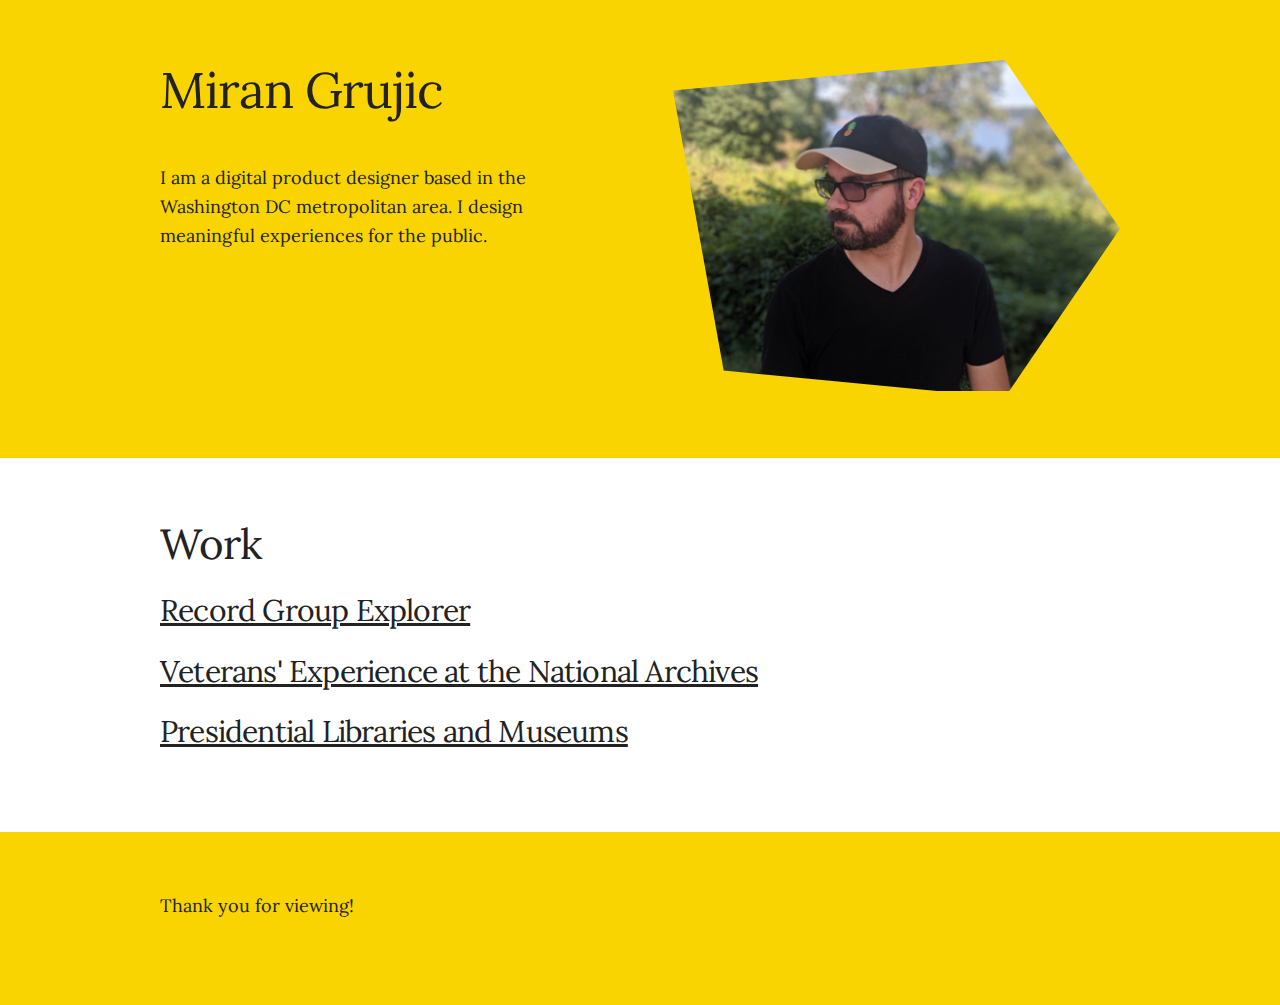
<file: index.html>
<!DOCTYPE html>
<html lang="en">

<head>

  <meta charset="utf-8">
  <title>Miran Grujic</title>
  <meta name="description" content="">
  <meta name="author" content="Miran Grujic">

  <meta name="viewport" content="width=device-width, initial-scale=1">
  <link href="https://fonts.googleapis.com/css?family=Lora|Khula" rel="stylesheet" type="text/css">

  <link rel="stylesheet" href="normalize.css">
  <link rel="stylesheet" href="skeleton.css">
  <link rel="stylesheet" href="style.css">

  <link rel="icon" type="image/png" href="images/favicon.png">


</head>

<body>

  <div class="section u-full-width not-too-yellow">
    <div class="container">
      <div class="row">
        <div class="six columns">
          <h1>Miran Grujic</h1>
          <br />
          <p>I am a digital product designer based in the Washington DC metropolitan area. I design meaningful experiences for the public.</p>
        </div>
        <div class="six columns">
          <div class="sticker"><img src="imgs/miran-grujic.png" loading="lazy" alt="Miran Grujic Portrait"></div>
        </div>
      </div>
    </div>
  </div>


  <div class="section">
    <div class="container">
      <div class="row">
        <div class="twelve columns">
          <h2>Work</h2>
          <h4><a href="rge.html">Record Group Explorer</a></h4>
          <h4><a href="ve.html">Veterans' Experience at the National Archives</a></h4>
          <h4><a href="lp.html">Presidential Libraries and Museums</a></h4>
        </div>
      </div>
    </div>
  </div>

  <div class="section not-too-yellow">
    <div class="container">
      <div class="row">
        <div class="twelve columns">
          <p>Thank you for viewing!</p>
        </div>
      </div>
    </div>
  </div>

</body>

</html>
</file>
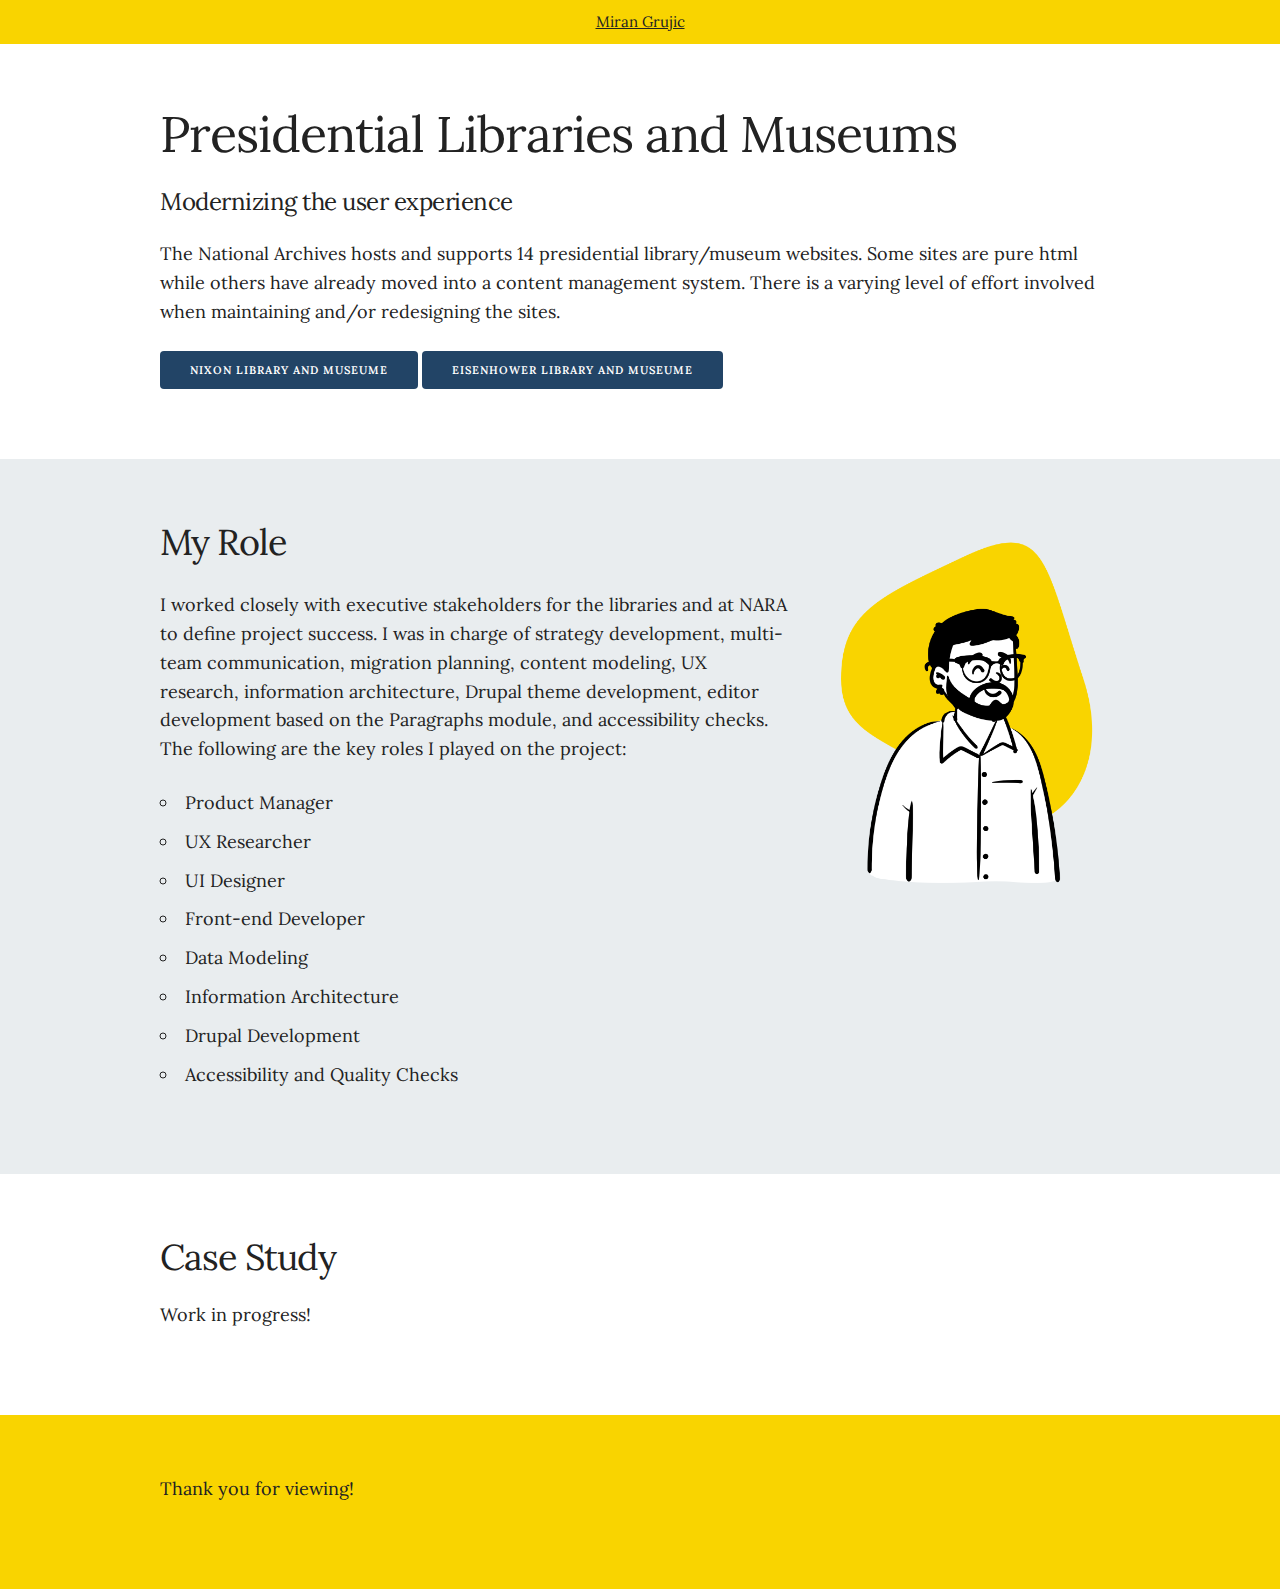
<file: lp.html>
<!DOCTYPE html>
<html lang="en">

<head>

  <meta charset="utf-8">
  <title>Miran Grujic - Presidential Libraries and Museums</title>
  <meta name="description" content="">
  <meta name="author" content="Miran Grujic">

  <meta name="viewport" content="width=device-width, initial-scale=1">
  <link href="https://fonts.googleapis.com/css?family=Lora|Khula" rel="stylesheet" type="text/css">

  <link rel="stylesheet" href="normalize.css">
  <link rel="stylesheet" href="skeleton.css">
  <link rel="stylesheet" href="style.css">

  <link rel="icon" type="image/png" href="images/favicon.png">


</head>

<body>
  <div class="x u-full-width not-too-yellow">
    <div class="container">
      <div class="row">
          <a class="miran center" href="index.html">Miran Grujic</a>
        </div>
      </div>
    </div>
  </div>


  <div class="section">
    <div class="container">
      <div class="row">
        <div class="twelve columns">
          <h1>Presidential Libraries and Museums</h1>
          <h5>Modernizing the user experience</h5>
          <p>The National Archives hosts and supports 14 presidential library/museum websites. Some sites are pure html while others have already moved into a content management system. There is a varying level of effort involved when maintaining and/or redesigning the sites.</p>
          <a class="button button-primary" href="https://www.nixonlibrary.gov/">Nixon Library and Museume</a>
          <a class="button button-primary" href="https://www.eisenhowerlibrary.gov/">Eisenhower Library and Museume</a>
        </div>
      </div>
    </div>
  </div>

  <div class="section lovely-grey">
    <div class="container">
      <div class="row">
        <div class="eight columns">
          <h3>My Role</h3>
          <p></p>
          <p>I worked closely with executive stakeholders for the libraries and at NARA to define project success. I was in charge of strategy development, multi-team communication, migration planning, content modeling, UX research, information architecture, Drupal theme development, editor development based on the Paragraphs module, and accessibility checks. The following are the key roles I played on the project:</p>
          <ul>
            <li>Product Manager</li>
            <li>UX Researcher</li>
            <li>UI Designer</li>
            <li>Front-end Developer</li>
            <li>Data Modeling</li>
            <li>Information Architecture</li>
            <li>Drupal Development</li>
            <li>Accessibility and Quality Checks</li>
          </ol>
        </div>
        <div class="four columns">
          <img src="imgs/mg-hats.png" loading="lazy" alt="Illustration of Miran Grujic">
        </div>
      </div>
    </div>
  </div>

  <div class="section">
    <div class="container">
      <div class="row">
        <div class="twelve columns">
          <h3>Case Study</h3>
          <p>Work in progress!</p>
        </div>
      </div>
    </div>
  </div>
<!-- 
  <div class="section">
    <div class="container">
      <div class="row">
        <div class="twelve columns">
          <h3>The Challenge</h3>
          <p>Content here</p>
        </div>
      </div>
    </div>
  </div>

  <div class="section lovely-grey">
    <div class="container">
      <div class="row">
        <div class="twelve columns">
          <h3>Discovery</h3>
          <p>Content here</p>
        </div>
      </div>
    </div>
  </div>

  <div class="section">
    <div class="container">
      <div class="row">
        <div class="twelve columns">
          <h3>Insight</h3>
          <p>Content here</p>
        </div>
      </div>
    </div>
  </div> -->

  <div class="section not-too-yellow">
    <div class="container">
      <div class="row">
        <div class="twelve columns">
          <p>Thank you for viewing!</p>
        </div>
      </div>
    </div>
  </div>

</body>

</html>
</file>
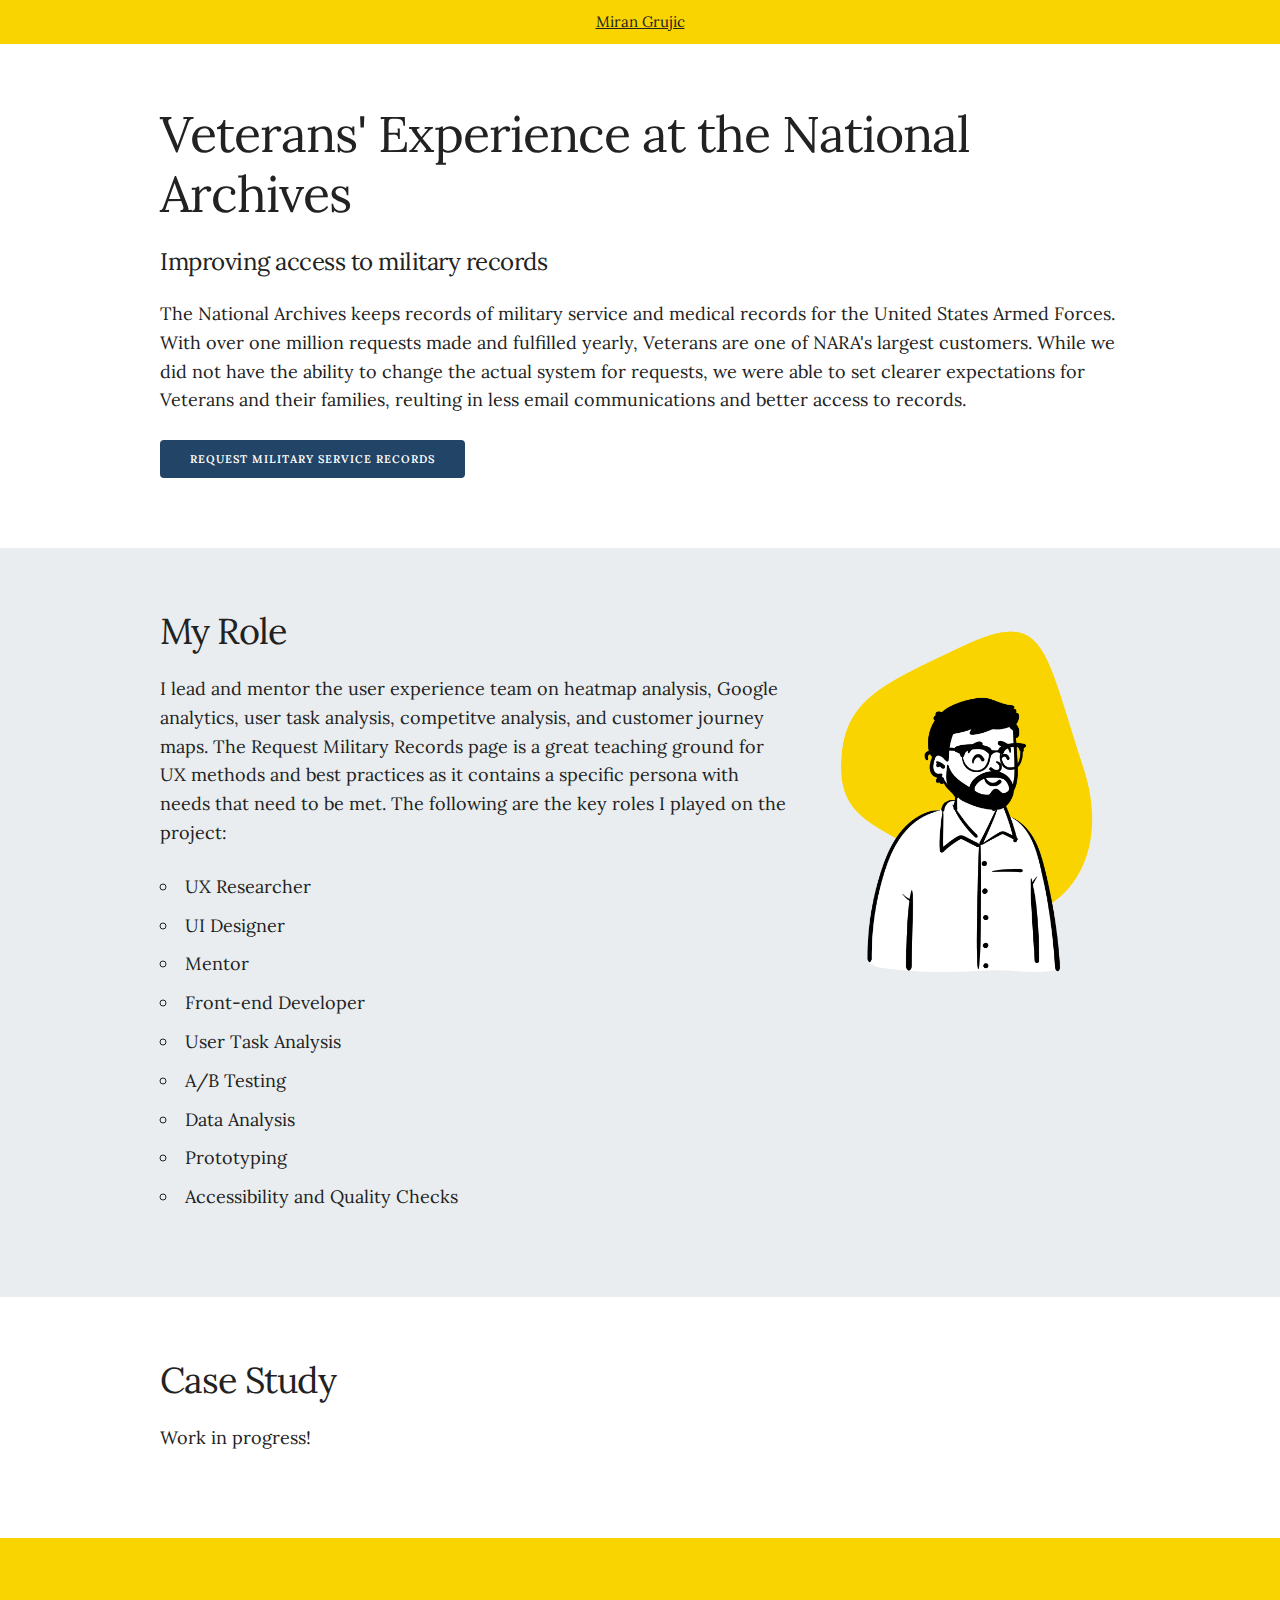
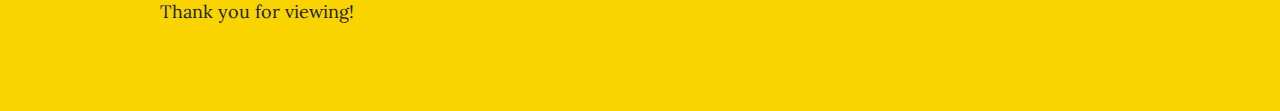
<file: ve.html>
<!DOCTYPE html>
<html lang="en">

<head>

  <meta charset="utf-8">
  <title>Miran Grujic - Veterans' Experience at the National Archives</title>
  <meta name="description" content="">
  <meta name="author" content="Miran Grujic">

  <meta name="viewport" content="width=device-width, initial-scale=1">
  <link href="https://fonts.googleapis.com/css?family=Lora|Khula" rel="stylesheet" type="text/css">

  <link rel="stylesheet" href="normalize.css">
  <link rel="stylesheet" href="skeleton.css">
  <link rel="stylesheet" href="style.css">

  <link rel="icon" type="image/png" href="images/favicon.png">


</head>

<body>
  <div class="x u-full-width not-too-yellow">
    <div class="container">
      <div class="row">
          <a class="miran center" href="index.html">Miran Grujic</a>
        </div>
      </div>
    </div>
  </div>


  <div class="section">
    <div class="container">
      <div class="row">
        <div class="twelve columns">
          <h1>Veterans' Experience at the National Archives</h1>
          <h5>Improving access to military records</h5>
          <p>The National Archives keeps records of military service and medical records for the United States Armed Forces. With over one million requests made and fulfilled yearly, Veterans are one of NARA's largest customers. While we did not have the ability to change the actual system for requests, we were able to set clearer expectations for Veterans and their families, reulting in less email communications and better access to records.</p>
          <a class="button button-primary" href="https://www.archives.gov/veterans/military-service-records">Request Military Service Records</a>
        </div>
      </div>
    </div>
  </div>

  <div class="section lovely-grey">
    <div class="container">
      <div class="row">
        <div class="eight columns">
          <h3>My Role</h3>
          <p>I lead and mentor the user experience team on heatmap analysis, Google analytics, user task analysis, competitve analysis, and customer journey maps. The Request Military Records page is a great teaching ground for UX methods and best practices as it contains a specific persona with needs that need to be met.
            The following are the key roles I played on the project:</p>
          <ul>
            <li>UX Researcher</li>
            <li>UI Designer</li>
            <li>Mentor</li>
            <li>Front-end Developer</li>
            <li>User Task Analysis</li>
            <li>A/B Testing</li>
            <li>Data Analysis</li>
            <li>Prototyping</li>
            <li>Accessibility and Quality Checks</li>
          </ol>
        </div>
        <div class="four columns">
          <img src="imgs/mg-hats.png" loading="lazy" alt="Illustration of Miran Grujic">
        </div>
      </div>
    </div>
  </div>

  <div class="section">
    <div class="container">
      <div class="row">
        <div class="twelve columns">
          <h3>Case Study</h3>
          <p>Work in progress!</p>
        </div>
      </div>
    </div>
  </div>
<!-- 
  <div class="section lovely-grey">
    <div class="container">
      <div class="row">
        <div class="twelve columns">
          <h3>Discovery</h3>
          <p>Content here</p>
        </div>
      </div>
    </div>
  </div>

  <div class="section">
    <div class="container">
      <div class="row">
        <div class="twelve columns">
          <h3>Insight</h3>
          <p>Content here</p>
        </div>
      </div>
    </div>
  </div> -->

  <div class="section not-too-yellow">
    <div class="container">
      <div class="row">
        <div class="twelve columns">
          <p>Thank you for viewing!</p>
        </div>
      </div>
    </div>
  </div>

</body>

</html>
</file>
<file: skeleton.css>
/*
* Skeleton V2.0.4
* Copyright 2014, Dave Gamache
* www.getskeleton.com
* Free to use under the MIT license.
* http://www.opensource.org/licenses/mit-license.php
* 12/29/2014
*/


/* Table of contents
––––––––––––––––––––––––––––––––––––––––––––––––––
- Grid
- Base Styles
- Typography
- Links
- Buttons
- Forms
- Lists
- Code
- Tables
- Spacing
- Utilities
- Clearing
- Media Queries
*/


/* Grid
–––––––––––––––––––––––––––––––––––––––––––––––––– */
.container {
  position: relative;
  width: 100%;
  max-width: 960px;
  margin: 0 auto;
  padding: 0 20px;
  box-sizing: border-box; }
.column,
.columns {
  width: 100%;
  float: left;
  box-sizing: border-box; }

/* For devices larger than 400px */
@media (min-width: 400px) {
  .container {
    width: 85%;
    padding: 0; }
}

/* For devices larger than 550px */
@media (min-width: 550px) {
  .container {
    width: 80%; }
  .column,
  .columns {
    margin-left: 4%; }
  .column:first-child,
  .columns:first-child {
    margin-left: 0; }

  .one.column,
  .one.columns                    { width: 4.66666666667%; }
  .two.columns                    { width: 13.3333333333%; }
  .three.columns                  { width: 22%;            }
  .four.columns                   { width: 30.6666666667%; }
  .five.columns                   { width: 39.3333333333%; }
  .six.columns                    { width: 48%;            }
  .seven.columns                  { width: 56.6666666667%; }
  .eight.columns                  { width: 65.3333333333%; }
  .nine.columns                   { width: 74.0%;          }
  .ten.columns                    { width: 82.6666666667%; }
  .eleven.columns                 { width: 91.3333333333%; }
  .twelve.columns                 { width: 100%; margin-left: 0; }

  .one-third.column               { width: 30.6666666667%; }
  .two-thirds.column              { width: 65.3333333333%; }

  .one-half.column                { width: 48%; }

  /* Offsets */
  .offset-by-one.column,
  .offset-by-one.columns          { margin-left: 8.66666666667%; }
  .offset-by-two.column,
  .offset-by-two.columns          { margin-left: 17.3333333333%; }
  .offset-by-three.column,
  .offset-by-three.columns        { margin-left: 26%;            }
  .offset-by-four.column,
  .offset-by-four.columns         { margin-left: 34.6666666667%; }
  .offset-by-five.column,
  .offset-by-five.columns         { margin-left: 43.3333333333%; }
  .offset-by-six.column,
  .offset-by-six.columns          { margin-left: 52%;            }
  .offset-by-seven.column,
  .offset-by-seven.columns        { margin-left: 60.6666666667%; }
  .offset-by-eight.column,
  .offset-by-eight.columns        { margin-left: 69.3333333333%; }
  .offset-by-nine.column,
  .offset-by-nine.columns         { margin-left: 78.0%;          }
  .offset-by-ten.column,
  .offset-by-ten.columns          { margin-left: 86.6666666667%; }
  .offset-by-eleven.column,
  .offset-by-eleven.columns       { margin-left: 95.3333333333%; }

  .offset-by-one-third.column,
  .offset-by-one-third.columns    { margin-left: 34.6666666667%; }
  .offset-by-two-thirds.column,
  .offset-by-two-thirds.columns   { margin-left: 69.3333333333%; }

  .offset-by-one-half.column,
  .offset-by-one-half.columns     { margin-left: 52%; }

}


/* Base Styles
–––––––––––––––––––––––––––––––––––––––––––––––––– */
/* NOTE
html is set to 62.5% so that all the REM measurements throughout Skeleton
are based on 10px sizing. So basically 1.5rem = 15px :) */
html {
  font-size: 62.5%; }
body {
  font-size: 1.5em; /* currently ems cause chrome bug misinterpreting rems on body element */
  line-height: 1.6;
  font-weight: 400;
  font-family: 'Lora', Georgia, serif;
  color: #222; }


/* Typography
–––––––––––––––––––––––––––––––––––––––––––––––––– */
h1, h2, h3, h4, h5, h6 {
  margin-top: 0;
  margin-bottom: 2rem;
  font-weight: 300; }
h1 { font-size: 4.0rem; line-height: 1.2;  letter-spacing: -.1rem;}
h2 { font-size: 3.6rem; line-height: 1.25; letter-spacing: -.1rem; }
h3 { font-size: 3.0rem; line-height: 1.3;  letter-spacing: -.1rem; }
h4 { font-size: 2.4rem; line-height: 1.35; letter-spacing: -.08rem; }
h5 { font-size: 1.8rem; line-height: 1.5;  letter-spacing: -.05rem; }
h6 { font-size: 1.5rem; line-height: 1.6;  letter-spacing: 0; }

/* Larger than phablet */
@media (min-width: 550px) {
  h1 { font-size: 5.0rem; }
  h2 { font-size: 4.2rem; }
  h3 { font-size: 3.6rem; }
  h4 { font-size: 3.0rem; }
  h5 { font-size: 2.4rem; }
  h6 { font-size: 1.5rem; }
}

p {
  margin-top: 0; }


/* Links
–––––––––––––––––––––––––––––––––––––––––––––––––– */
a {
  color: #1EAEDB; }
a:hover {
  color: #0FA0CE; }


/* Buttons
–––––––––––––––––––––––––––––––––––––––––––––––––– */
.button,
button,
input[type="submit"],
input[type="reset"],
input[type="button"] {
  display: inline-block;
  height: 38px;
  padding: 0 30px;
  color: #555;
  text-align: center;
  font-size: 11px;
  font-weight: 600;
  line-height: 38px;
  letter-spacing: .1rem;
  text-transform: uppercase;
  text-decoration: none;
  white-space: nowrap;
  background-color: transparent;
  border-radius: 4px;
  border: 1px solid #bbb;
  cursor: pointer;
  box-sizing: border-box; }
.button:hover,
button:hover,
input[type="submit"]:hover,
input[type="reset"]:hover,
input[type="button"]:hover,
.button:focus,
button:focus,
input[type="submit"]:focus,
input[type="reset"]:focus,
input[type="button"]:focus {
  color: #333;
  border-color: #888;
  outline: 0; }
.button.button-primary,
button.button-primary,
input[type="submit"].button-primary,
input[type="reset"].button-primary,
input[type="button"].button-primary {
  color: #FFF;
  background-color: #33C3F0;
  border-color: #33C3F0; }
.button.button-primary:hover,
button.button-primary:hover,
input[type="submit"].button-primary:hover,
input[type="reset"].button-primary:hover,
input[type="button"].button-primary:hover,
.button.button-primary:focus,
button.button-primary:focus,
input[type="submit"].button-primary:focus,
input[type="reset"].button-primary:focus,
input[type="button"].button-primary:focus {
  color: #FFF;
  background-color: #1EAEDB;
  border-color: #1EAEDB; }


/* Forms
–––––––––––––––––––––––––––––––––––––––––––––––––– */
input[type="email"],
input[type="number"],
input[type="search"],
input[type="text"],
input[type="tel"],
input[type="url"],
input[type="password"],
textarea,
select {
  height: 38px;
  padding: 6px 10px; /* The 6px vertically centers text on FF, ignored by Webkit */
  background-color: #fff;
  border: 1px solid #D1D1D1;
  border-radius: 4px;
  box-shadow: none;
  box-sizing: border-box; }
/* Removes awkward default styles on some inputs for iOS */
input[type="email"],
input[type="number"],
input[type="search"],
input[type="text"],
input[type="tel"],
input[type="url"],
input[type="password"],
textarea {
  -webkit-appearance: none;
     -moz-appearance: none;
          appearance: none; }
textarea {
  min-height: 65px;
  padding-top: 6px;
  padding-bottom: 6px; }
input[type="email"]:focus,
input[type="number"]:focus,
input[type="search"]:focus,
input[type="text"]:focus,
input[type="tel"]:focus,
input[type="url"]:focus,
input[type="password"]:focus,
textarea:focus,
select:focus {
  border: 1px solid #33C3F0;
  outline: 0; }
label,
legend {
  display: block;
  margin-bottom: .5rem;
  font-weight: 600; }
fieldset {
  padding: 0;
  border-width: 0; }
input[type="checkbox"],
input[type="radio"] {
  display: inline; }
label > .label-body {
  display: inline-block;
  margin-left: .5rem;
  font-weight: normal; }


/* Lists
–––––––––––––––––––––––––––––––––––––––––––––––––– */
ul {
  list-style: circle inside; }
ol {
  list-style: decimal inside; }
ol, ul {
  padding-left: 0;
  margin-top: 0; }
ul ul,
ul ol,
ol ol,
ol ul {
  margin: 1.5rem 0 1.5rem 3rem;
  font-size: 90%; }
li {
  margin-bottom: 1rem; }


/* Code
–––––––––––––––––––––––––––––––––––––––––––––––––– */
code {
  padding: .2rem .5rem;
  margin: 0 .2rem;
  font-size: 90%;
  white-space: nowrap;
  background: #F1F1F1;
  border: 1px solid #E1E1E1;
  border-radius: 4px; }
pre > code {
  display: block;
  padding: 1rem 1.5rem;
  white-space: pre; }


/* Tables
–––––––––––––––––––––––––––––––––––––––––––––––––– */
th,
td {
  padding: 12px 15px;
  text-align: left;
  border-bottom: 1px solid #E1E1E1; }
th:first-child,
td:first-child {
  padding-left: 0; }
th:last-child,
td:last-child {
  padding-right: 0; }


/* Spacing
–––––––––––––––––––––––––––––––––––––––––––––––––– */
button,
.button {
  margin-bottom: 1rem; }
input,
textarea,
select,
fieldset {
  margin-bottom: 1.5rem; }
pre,
blockquote,
dl,
figure,
table,
p,
ul,
ol,
form {
  margin-bottom: 2.5rem; }


/* Utilities
–––––––––––––––––––––––––––––––––––––––––––––––––– */
.u-full-width {
  width: 100%;
  box-sizing: border-box; }
.u-max-full-width {
  max-width: 100%;
  box-sizing: border-box; }
.u-pull-right {
  float: right; }
.u-pull-left {
  float: left; }


/* Misc
–––––––––––––––––––––––––––––––––––––––––––––––––– */
hr {
  margin-top: 3rem;
  margin-bottom: 3.5rem;
  border-width: 0;
  border-top: 1px solid #E1E1E1; }


/* Clearing
–––––––––––––––––––––––––––––––––––––––––––––––––– */

/* Self Clearing Goodness */
.container:after,
.row:after,
.u-cf {
  content: "";
  display: table;
  clear: both; }


/* Media Queries
–––––––––––––––––––––––––––––––––––––––––––––––––– */
/*
Note: The best way to structure the use of media queries is to create the queries
near the relevant code. For example, if you wanted to change the styles for buttons
on small devices, paste the mobile query code up in the buttons section and style it
there.
*/


/* Larger than mobile */
@media (min-width: 400px) {}

/* Larger than phablet (also point when grid becomes active) */
@media (min-width: 550px) {}

/* Larger than tablet */
@media (min-width: 750px) {}

/* Larger than desktop */
@media (min-width: 1000px) {}

/* Larger than Desktop HD */
@media (min-width: 1200px) {}
</file>
<file: style.css>
html, body {
    /* background: #E6E6E4; */
    margin: 0;
    padding: 0;
    width: 100%;
    height: 100%;
}
body {
    position: relative;
  }
  a {
    color: #222;
    text-decoration: underline;
}
a:hover {
  color: #224466;
}
  p, li {
    font-size: 18px;
  }
  
  img {
    height: auto;
    width: 100%;
  }

  .center {
    text-align: center;
  }
  .miran {
      display: block;
      padding: 1rem;
  }

.section {
  padding: 6rem 0;
}
.footer {
    background-color: white;
}
.lovely-grey {
    background-color: #e9edef;
}

.not-too-yellow {
    background-color: #f9d400;
}

.button.button-primary {
  background-color: #224466;
  border: none;
}

.sticker {
    -webkit-clip-path: polygon(3% 9%, 75% 0%, 100% 50%, 75% 100%, 14% 92%);
    clip-path: polygon(3% 9%, 75% 0%, 100% 50%, 75% 100%, 14% 92%);
}
</file>
